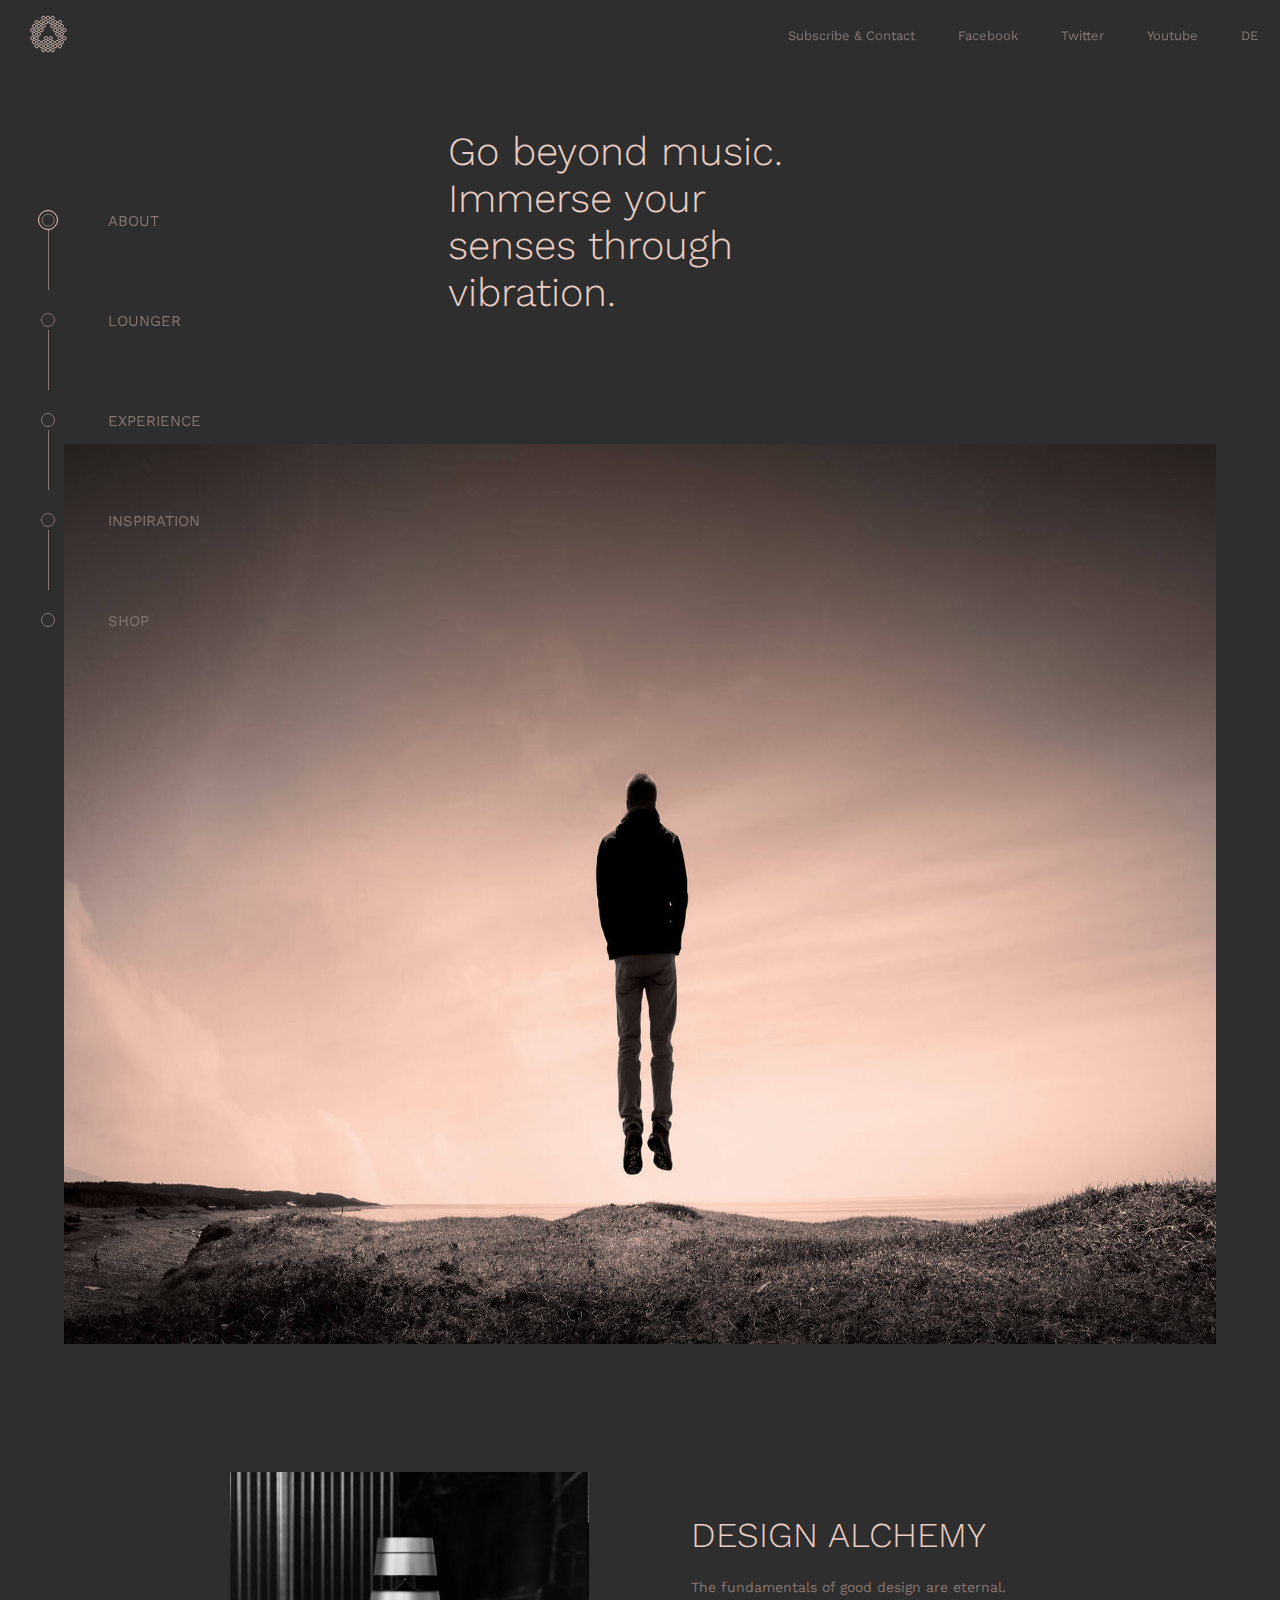
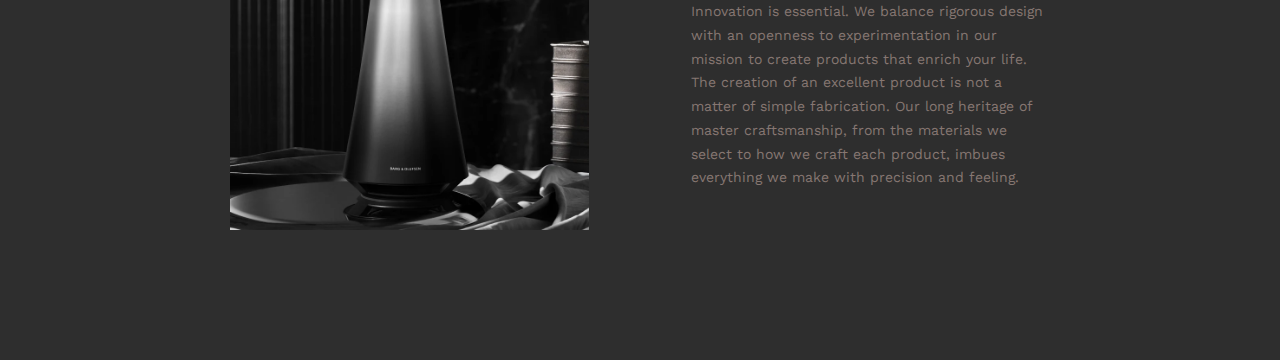
<file: index.html>
<!DOCTYPE html>
<html lang="en">

<head>
    <meta charset="UTF-8">
    <meta name="viewport" content="width=device-width, initial-scale=1.0">
    <meta http-equiv="X-UA-Compatible" content="ie=edge">
    <link rel="stylesheet" href="assets/css/style.css">
    <link href="https://fonts.googleapis.com/css?family=Work+Sans:300,400,600&display=swap" rel="stylesheet">
    <title>Headphone</title>
</head>

<body>
    <header class="header">

        <aside class="side-nav margin-top ">
            <div class="side-nav-block"><button class="side-nav-btn"><span class="side-nav-circle active"><span
                            class="side-nav-small-circle"></span></span></button><a href="index.html"
                    class="side-nav-link">About</a></div>
            <div class="side-nav-block"><button class="side-nav-btn"><span class="side-nav-circle "><span
                            class="side-nav-small-circle"></span></span></button><a href="lounger.html"
                    class="side-nav-link">lounger</a></div>
            <div class="side-nav-block"><button class="side-nav-btn"><span class="side-nav-circle"><span
                            class="side-nav-small-circle"></span></span></button><a href="experience.html"
                    class="side-nav-link">experience</a></div>
            <div class="side-nav-block"><button class="side-nav-btn"><span class="side-nav-circle"><span
                            class="side-nav-small-circle"></span></span></button><a href="inspiration.html"
                    class="side-nav-link">inspiration</a></div>
            <div class="side-nav-block"><button class="side-nav-btn"><span class="side-nav-circle"><span
                            class="side-nav-small-circle"></span></span></button><a href="shop.html"
                    class="side-nav-link">shop</a></div>
        </aside>
        <nav class="nav-bar">
            <div class="logo-block">
                <img src="assets/img/logo.svg" alt="logo" class="logo-img">
            </div>
            <ul class="menu">
                <li class="menu-element"><a href="#" class="menu-link">Subscribe & Contact</a></li>
                <li class="menu-element"><a href="#" class="menu-link">Facebook</a></li>
                <li class="menu-element"><a href="#" class="menu-link">Twitter</a></li>
                <li class="menu-element"><a href="#" class="menu-link">Youtube</a></li>
                <li class="menu-element"><a href="#" class="menu-link">DE</a></li>
            </ul>
        </nav>

        <h1 class="heading">Go beyond music. Immerse your senses through vibration.</h1>
        <div class="header-block">
            <img src="assets/img/section-about-1.jpg" alt="man jumping in the air" class="header-img">
        </div>
        <div class="about">
            <div class="article">
                <h2 class="article-title">DESIGN ALCHEMY</h2>
                <p class="article-paragraph">The fundamentals of good design are eternal. Innovation is essential. We
                    balance rigorous design with an openness to experimentation in our mission to create products that
                    enrich your life. The creation of an excellent product is not a matter of simple fabrication. Our
                    long heritage of master craftsmanship, from the materials we select to how we craft each product,
                    imbues everything we make with precision and feeling.</p>
            </div>
            <div class="about-block">
                <img src="assets/img/BS1_NYC_Home.webp" alt="bang" class="about-img">
            </div>
        </div>
    </header>

</body>

</html>
</file>
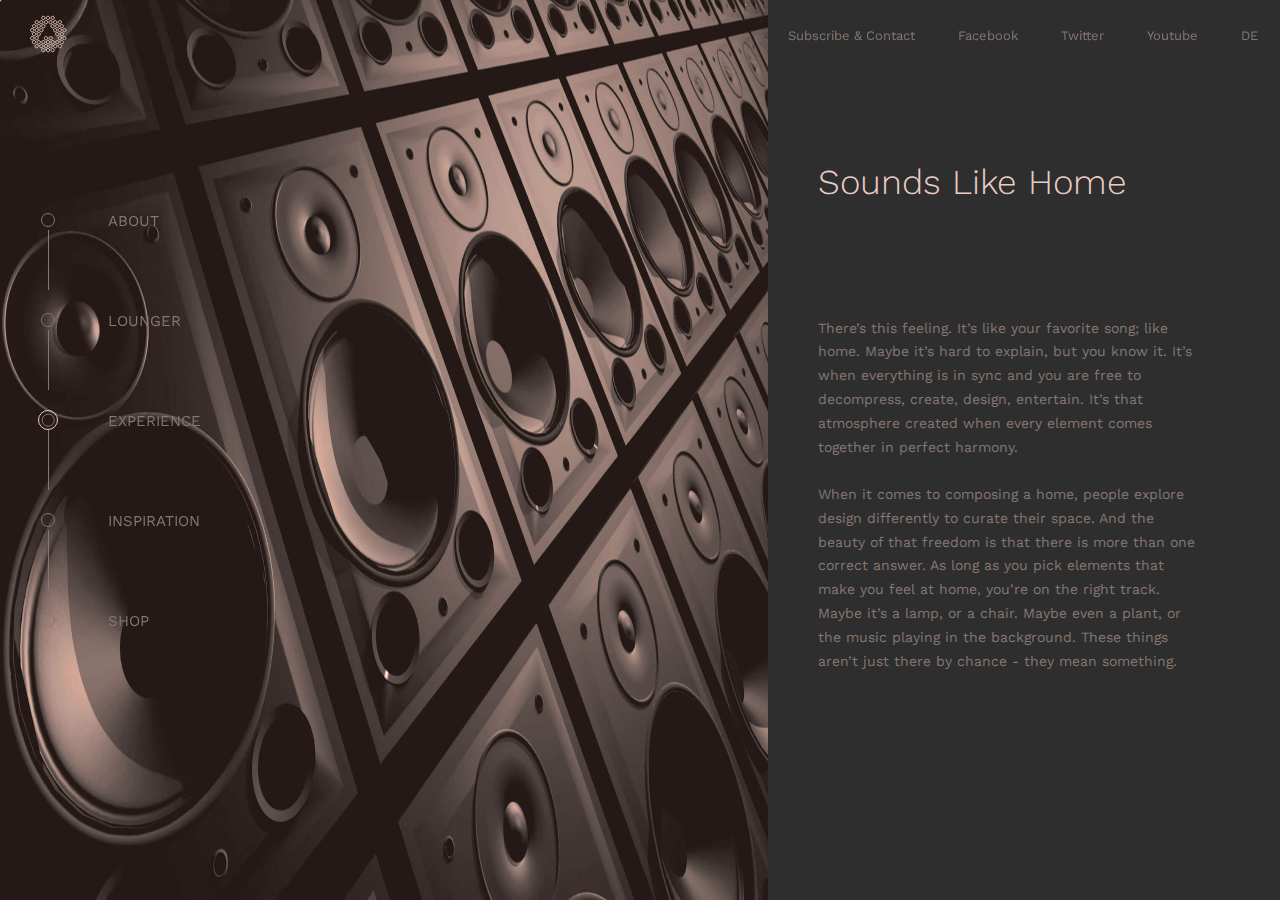
<file: experience.html>
<!DOCTYPE html>
<html lang="en">

<head>
    <meta charset="UTF-8">
    <meta name="viewport" content="width=device-width, initial-scale=1.0">
    <meta http-equiv="X-UA-Compatible" content="ie=edge">
    <link rel="stylesheet" href="assets/css/style.css">
    <link href="https://fonts.googleapis.com/css?family=Work+Sans:300,400,600&display=swap" rel="stylesheet">
    <title>Experience</title>
</head>

<body>
    <header class="header">
        <aside class="side-nav margin-top">
            <div class="side-nav-block"><button class="side-nav-btn"><span class="side-nav-circle"><span
                            class="side-nav-small-circle"></span></span></button><a href="index.html"
                    class="side-nav-link">About</a></div>
            <div class="side-nav-block"><button class="side-nav-btn"><span class="side-nav-circle"><span
                            class="side-nav-small-circle"></span></span></button><a href="lounger.html"
                    class="side-nav-link">lounger</a></div>
            <div class="side-nav-block"><button class="side-nav-btn"><span class="side-nav-circle active"><span
                            class="side-nav-small-circle"></span></span></button><a href="experience.html"
                    class="side-nav-link">experience</a></div>
            <div class="side-nav-block"><button class="side-nav-btn"><span class="side-nav-circle"><span
                            class="side-nav-small-circle"></span></span></button><a href="inspiration.html"
                    class="side-nav-link">inspiration</a></div>
            <div class="side-nav-block"><button class="side-nav-btn"><span class="side-nav-circle"><span
                            class="side-nav-small-circle"></span></span></button><a href="shop.html"
                    class="side-nav-link">shop</a></div>
        </aside>
        <nav class="nav-bar">
            <div class="logo-block">
                <img src="assets/img/logo.svg" alt="logo" class="logo-img">
            </div>
            <ul class="menu">
                <li class="menu-element"><a href="#" class="menu-link">Subscribe & Contact</a></li>
                <li class="menu-element"><a href="#" class="menu-link">Facebook</a></li>
                <li class="menu-element"><a href="#" class="menu-link">Twitter</a></li>
                <li class="menu-element"><a href="#" class="menu-link">Youtube</a></li>
                <li class="menu-element"><a href="#" class="menu-link">DE</a></li>
            </ul>
        </nav>
        <div class="lounger">
            <div class="article lounger-article">
                <h2 class="article-title lounger-title">Sounds Like Home</h2>
                <p class="article-paragraph lounger-paragraph">There’s this feeling. It’s like your favorite song; like
                    home. Maybe it’s hard to explain, but you know it. It’s when everything is in sync and you are free
                    to decompress, create, design, entertain. It’s that atmosphere created when every element comes
                    together in perfect harmony.<br> <br> When it comes to composing a home, people explore design
                    differently to curate their space. And the beauty of that freedom is that there is more than one
                    correct answer. As long as you pick elements that make you feel at home, you’re on the right track.
                    Maybe it’s a lamp, or a chair. Maybe even a plant, or the music playing in the background. These
                    things aren’t just there by chance - they mean something.</p>
            </div>
            <div class="lounger-block">
                <img src="assets/img/section-experience-1.jpg" alt="bang" class="lounger-img">
            </div>
        </div>
    </header>
</body>

</html>
</file>
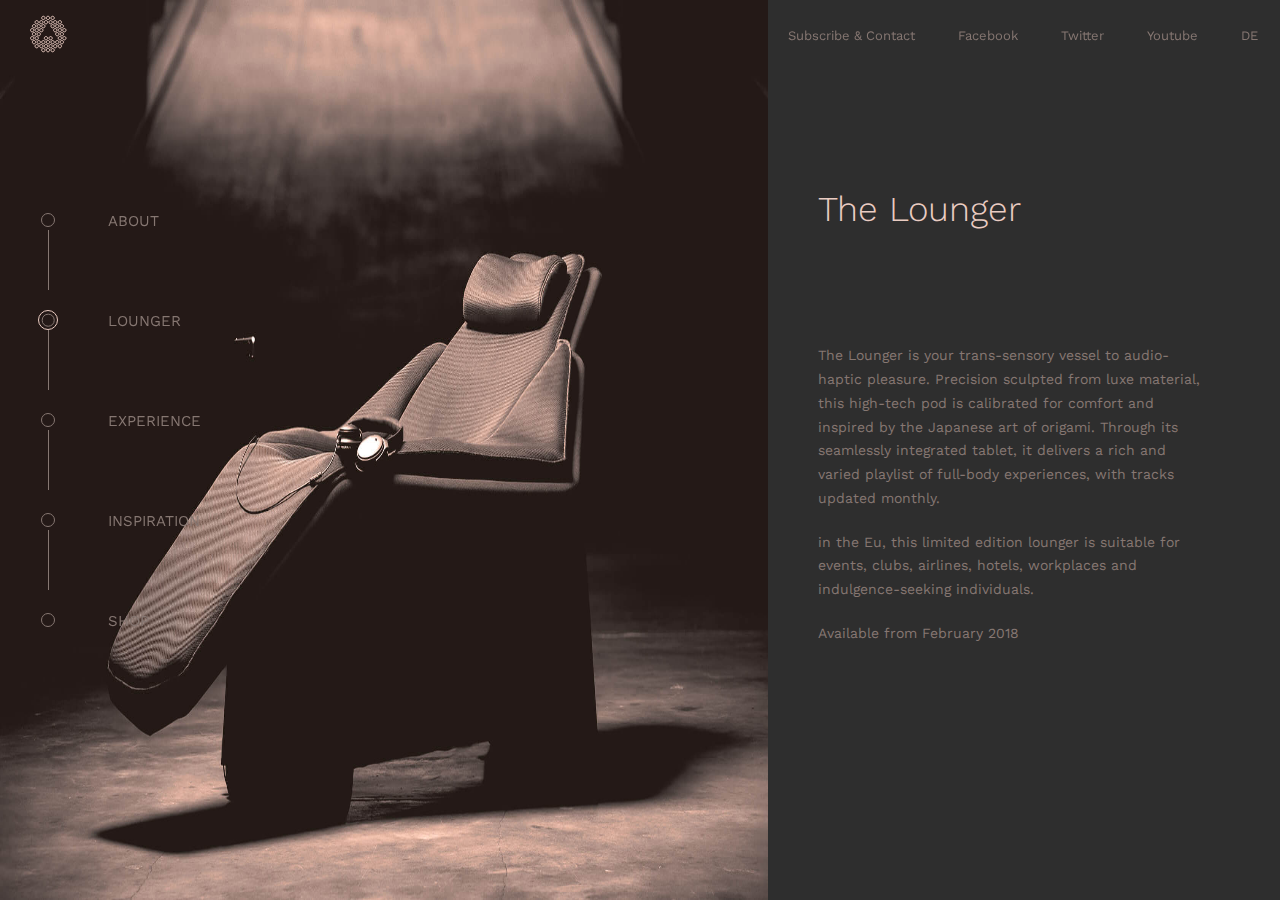
<file: lounger.html>
<!DOCTYPE html>
<html lang="en">

<head>
    <meta charset="UTF-8">
    <meta name="viewport" content="width=device-width, initial-scale=1.0">
    <meta http-equiv="X-UA-Compatible" content="ie=edge">
    <link rel="stylesheet" href="assets/css/style.css">
    <link href="https://fonts.googleapis.com/css?family=Work+Sans:300,400,600&display=swap" rel="stylesheet">
    <title>Lounger</title>
</head>

<body>
    <header class="header lounger-header ">
        <aside class="side-nav margin-top ">
            <div class="side-nav-block"><button class="side-nav-btn"><span class="side-nav-circle"><span
                            class="side-nav-small-circle"></span></span></button><a href="index.html"
                    class="side-nav-link">About</a></div>
            <div class="side-nav-block"><button class="side-nav-btn"><span class="side-nav-circle active"><span
                            class="side-nav-small-circle"></span></span></button><a href="lounger.html"
                    class="side-nav-link">lounger</a></div>
            <div class="side-nav-block"><button class="side-nav-btn"><span class="side-nav-circle"><span
                            class="side-nav-small-circle"></span></span></button><a href="experience.html"
                    class="side-nav-link">experience</a></div>
            <div class="side-nav-block"><button class="side-nav-btn"><span class="side-nav-circle"><span
                            class="side-nav-small-circle"></span></span></button><a href="inspiration.html"
                    class="side-nav-link">inspiration</a></div>
            <div class="side-nav-block"><button class="side-nav-btn"><span class="side-nav-circle"><span
                            class="side-nav-small-circle"></span></span></button><a href="shop.html"
                    class="side-nav-link">shop</a></div>
        </aside>
        <nav class="nav-bar">
            <div class="logo-block">
                <img src="assets/img/logo.svg" alt="logo" class="logo-img">
            </div>
            <ul class="menu">
                <li class="menu-element"><a href="#" class="menu-link">Subscribe & Contact</a></li>
                <li class="menu-element"><a href="#" class="menu-link">Facebook</a></li>
                <li class="menu-element"><a href="#" class="menu-link">Twitter</a></li>
                <li class="menu-element"><a href="#" class="menu-link">Youtube</a></li>
                <li class="menu-element"><a href="#" class="menu-link">DE</a></li>
            </ul>
        </nav>
        <div class="lounger">
            <div class="article lounger-article">
                <h2 class="article-title lounger-title">The Lounger</h2>
                <p class="article-paragraph lounger-paragraph">The Lounger is your trans-sensory vessel to audio-haptic
                    pleasure. Precision sculpted from luxe material, this high-tech pod is calibrated for comfort and
                    inspired by the Japanese art of origami. Through its seamlessly integrated tablet, it delivers a
                    rich and varied playlist of full-body experiences, with tracks updated monthly. </p><br>
                <p class="article-paragraph lounger-paragraph"> in the Eu, this limited edition lounger is suitable for
                    events, clubs, airlines, hotels, workplaces and indulgence-seeking individuals.</p><br>
                <p class="article-paragraph lounger-paragraph"> Available from February 2018</p>
            </div>
            <div class="lounger-block">
                <img src="assets/img/section-voyager.jpg" alt="bang" class="lounger-img">
            </div>
        </div>
    </header>
</body>

</html>
</file>
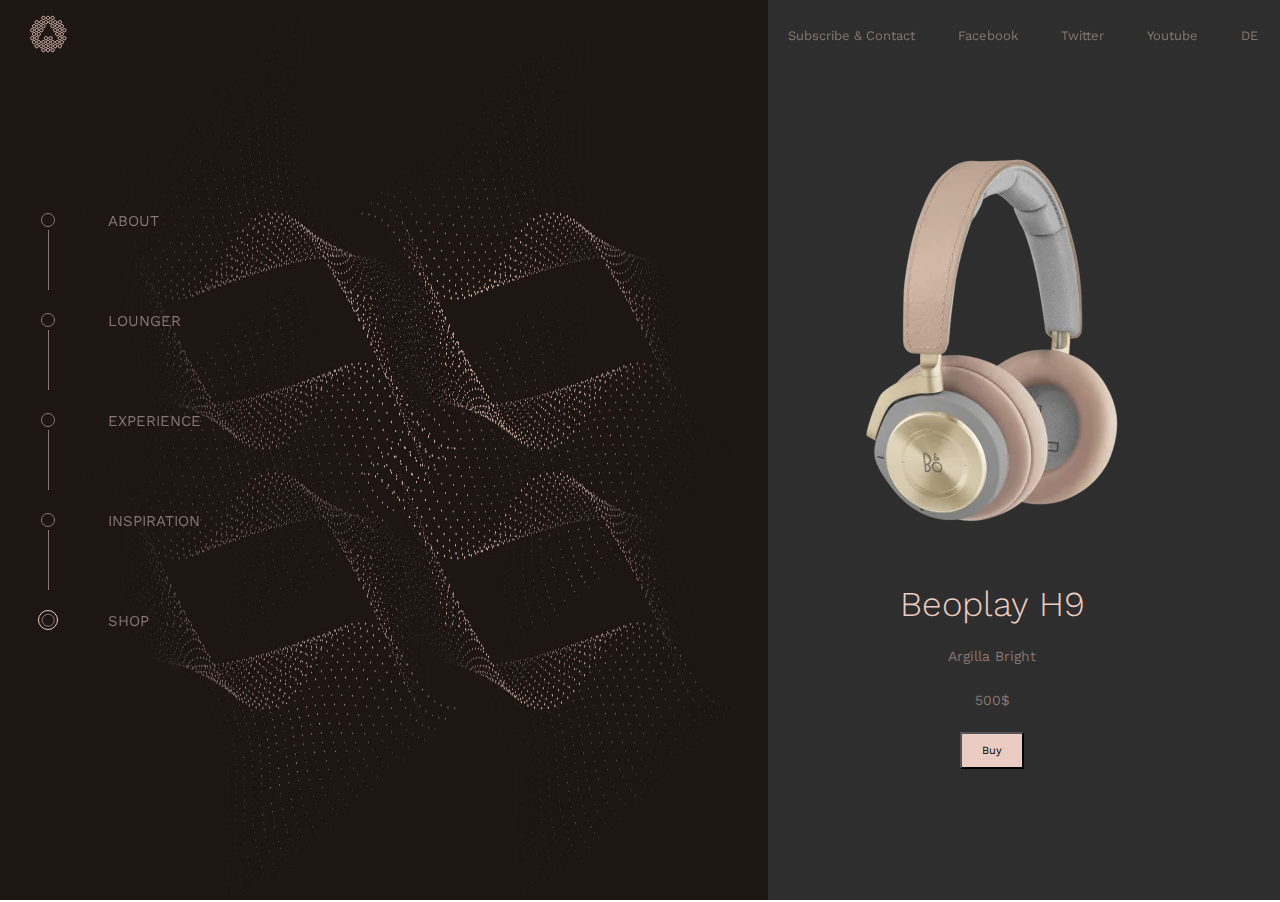
<file: shop.html>
<!DOCTYPE html>
<html lang="en">

<head>
    <meta charset="UTF-8">
    <meta name="viewport" content="width=device-width, initial-scale=1.0">
    <meta http-equiv="X-UA-Compatible" content="ie=edge">
    <link rel="stylesheet" href="assets/css/style.css">
    <link href="https://fonts.googleapis.com/css?family=Work+Sans:300,400,600&display=swap" rel="stylesheet">
    <title>Shop</title>
</head>

<body>
    <header class="header shop-header">
        <aside class="side-nav margin-top">
            <div class="side-nav-block"><button class="side-nav-btn"><span class="side-nav-circle"><span
                            class="side-nav-small-circle"></span></span></button><a href="index.html"
                    class="side-nav-link">About</a></div>
            <div class="side-nav-block"><button class="side-nav-btn"><span class="side-nav-circle"><span
                            class="side-nav-small-circle"></span></span></button><a href="lounger.html"
                    class="side-nav-link">lounger</a></div>
            <div class="side-nav-block"><button class="side-nav-btn"><span class="side-nav-circle"><span
                            class="side-nav-small-circle"></span></span></button><a href="experience.html"
                    class="side-nav-link">experience</a></div>
            <div class="side-nav-block"><button class="side-nav-btn"><span class="side-nav-circle"><span
                            class="side-nav-small-circle"></span></span></button><a href="inspiration.html"
                    class="side-nav-link">inspiration</a></div>
            <div class="side-nav-block"><button class="side-nav-btn"><span class="side-nav-circle active"><span
                            class="side-nav-small-circle"></span></span></button><a href="shop.html"
                    class="side-nav-link">shop</a></div>
        </aside>
        <nav class="nav-bar">
            <div class="logo-block">
                <img src="assets/img/logo.svg" alt="logo" class="logo-img">
            </div>
            <ul class="menu">
                <li class="menu-element"><a href="#" class="menu-link">Subscribe & Contact</a></li>
                <li class="menu-element"><a href="#" class="menu-link">Facebook</a></li>
                <li class="menu-element"><a href="#" class="menu-link">Twitter</a></li>
                <li class="menu-element"><a href="#" class="menu-link">Youtube</a></li>
                <li class="menu-element"><a href="#" class="menu-link">DE</a></li>
            </ul>
        </nav>
        <div class="lounger">
            <div class="article shop">
                <div class="shop-img-block">
                    <img src="assets/img/h9-argilla-bright-hero-1000x1000.webp" alt="headset" class="shop-img">
                </div>
                <h2 class="article-title  ">Beoplay H9 </h2>
                <p class="article-paragraph lounger-paragraph shop-subtitle">Argilla Bright</p>
                <p class="article-paragraph lounger-paragraph">500$</p>
                <button class="shop-btn">Buy</button>
            </div>
            <div class="lounger-block">
                <img src="assets/img/section-composition4.jpg" alt="bang" class="lounger-img">
            </div>
        </div>
    </header>
</body>

</html>
</file>
<file: assets/css/style.css>
* {
    padding: 0;
    margin: 0;
    box-sizing: border-box;
    font-size: 10px;
    font-family: 'Work Sans', sans-serif;
}

body {
    position: relative;
}

a {
    text-decoration: none;
}

li {
    list-style: none;
}

.header {
    width: 100%;
    background: #2e2e2e;
    position: relative;
    display: flex;
    flex-direction: column;
    align-items: center;
    margin-bottom: -200px;
}

.nav-bar {
    width: 100%;
    height: 70px;
    display: flex;
    justify-content: space-between;
    z-index: 1;
    position: fixed;
}

.logo-block {
    margin: 15px 30px;
    flex: 50%;
}

.menu {
    display: flex;
    align-items: center;
    flex: 35%;
    justify-content: space-around;
}

.menu-link {
    color: #867772;
    font-size: 1.3rem;
    transition: all .5s ease-out;
}

.menu-link:last-of-type {
    align-self: flex-end;
}

.menu-link:hover {
    color: rgb(234, 204, 194);
    border-bottom: 1px solid rgb(234, 204, 194);
}

.heading {
    color: rgb(234, 204, 194);
    font-size: 4rem;
    font-weight: 300;
    width: 30%;
    margin: 10% 0;
}

.header-block {
    height: 100vh;
    width: 90%;
}

.header-img {
    width: 100%;
    height: 100%;
}

.about {
    width: 80%;
    display: flex;
    justify-content: space-evenly;
    align-items: center;
    margin: 10% auto;
}

.article {
    order: 1;
    width: 35%;
}

.article-subtitle {
    color: rgb(234, 204, 194);
    font-size: 2rem;
    font-weight: 300;
    margin-bottom: 20px;
}

.article-title {
    color: rgb(234, 204, 194);
    font-size: 3.5rem;
    font-weight: 300;
    margin-bottom: 20px;
}

.article-paragraph {
    color: #867772;
    font-size: 1.4rem;
    line-height: 1.7;
}

.about-block {
    width: 35%;
    height: 20%;
}

.about-img {
    width: 100%;
    height: 100%;
}

.lounger {
    display: flex;
    align-items: center;
}

.lounger-article {
    width: 30%;
    display: flex;
    flex-direction: column;
    justify-content: space-evenly;
    margin-left: 50px;
    line-height: 2;
    margin-top: -80px;
}

.lounger-title {
    margin-bottom: 10rem;
}

.lounger-block {
    width: 60%;
    height: 100vh;
}

.lounger-img {
    width: 100%;
    height: 100%;
}

.inspiration-block {
    width: 100%;
    height: 50%;
    margin-top: 5%;
}

.inspiration-img {
    width: 100%;
    height: 100%;
}

.inspiration-flex {
    width: 70%;
    margin: 100px auto;
    display: flex;
    flex-direction: column;
    justify-content: space-between;
}

.inspiration-2 {
    margin: 10% 0;
    height: 25vh;
    display: flex;
    flex-direction: column;
    justify-content: space-around;
}

.inspiration-subtitle {
    color: #ebccc2;
    font-size: 2rem;
    font-weight: 300;
}

.inspiration-title {
    color: #ebccc2;
    font-size: 3.5rem;
    font-weight: 300;
    margin-bottom: 10px;
}

.inspiration-btn {
    outline: none;
    border: 1px solid #ebccc2;
    background: rgba(0, 0, 0, 0);
    color: #867772;
    padding: 5px 20px;
    font-size: 1.2rem;
    margin-left: 5px;
    letter-spacing: 1px;
    font-weight: 100;
    text-transform: uppercase;
}

.inspiration-paragraph {
    color: #867772;
    font-size: 1.6rem;
    font-weight: 300;
}

.inspiration-3 {
    width: 100%;
    display: flex;
    flex-direction: column;
}

.inspiration-3-a, .inspiration-3-b {
    width: 100%;
    display: flex;
}

.inspiration-3-img {
    width: 50%;
    height: 40%;
}

.inspiration-article {
    align-self: center;
    margin-left: 30px;
}

.order {
    order: 1;
}

.inspiration-3-b .inspiration-3-img {
    margin-left: 120px;
}

.shop {
    display: flex;
    flex-direction: column;
    justify-content: center;
    align-items: center;
}

.shop-subtitle {
    margin-bottom: 20px;
}

.shop-btn {
    padding: 10px 20px;
    background: #ebccc2;
    font-size: 1.1rem;
    margin-top: 20px;
    margin-bottom: 30px;
}

.side-nav {
    display: flex;
    flex-direction: column;
    position: absolute;
    top: 10%;
    left: 3%;
    position: fixed;
    margin-top: 120px;
}

.side-nav-block {
    display: flex;
    width: 100%;
}

.side-nav-btn {
    width: 20px;
    height: 20px;
    margin-bottom: 80px;
    position: relative;
    outline: none;
    background: transparent;
    border: none;
}

.side-nav-block:not(:last-child) .side-nav-btn::after {
    content: '';
    width: 1px;
    height: 60px;
    position: absolute;
    background: #867772;
    margin-top: 10px;
}

.side-nav-circle {
    width: 100%;
    height: 100%;
    position: absolute;
    top: 0;
    left: 0;
    border-radius: 50%;
    border: none;
}

.side-nav-small-circle {
    width: 70%;
    height: 70%;
    transform: translate(-50%, -50%);
    position: absolute;
    top: 50%;
    left: 50%;
    border: 1px solid #867772;
    border-radius: 50%;
}

.side-nav-link {
    color: #867772;
    font-size: 1.5rem;
    margin-left: 40px;
    margin-top: 2px;
    text-transform: uppercase;
    position: absolute;
    width: 100px;
    height: 20px;
    z-index: 3;
    left: 30px;
}

.side-nav-link:hover {
    color: #ebccc2;
}

.margin-top {
    margin-top: 120px;
}

.side-nav-link-btn {
    border: none;
}

.circle-border {
    width: 20px;
    height: 20px;
    border: 1px solid #ebccc2;
    border-radius: 50%;
    border: none;
    position: absolute;
}

.link-btn {
    width: 100px;
    height: 30px;
    z-index: 2;
    color: #867772;
    font-size: 1.5rem;
    margin-left: 30px;
    margin-top: -5px;
    text-transform: uppercase;
    border: none;
    outline: none;
    background: transparent;
}

.lounger-header {
    height: 100vh;
}

.shop-header {
    height: 100vh;
}

.active {
    border: 1px solid #ebccc2;
}

header div div.article.shop div img {
    transition: all 60s linear;
}

header div div.article.shop div img:hover {
    transform: rotate(1800deg);
}
</file>
